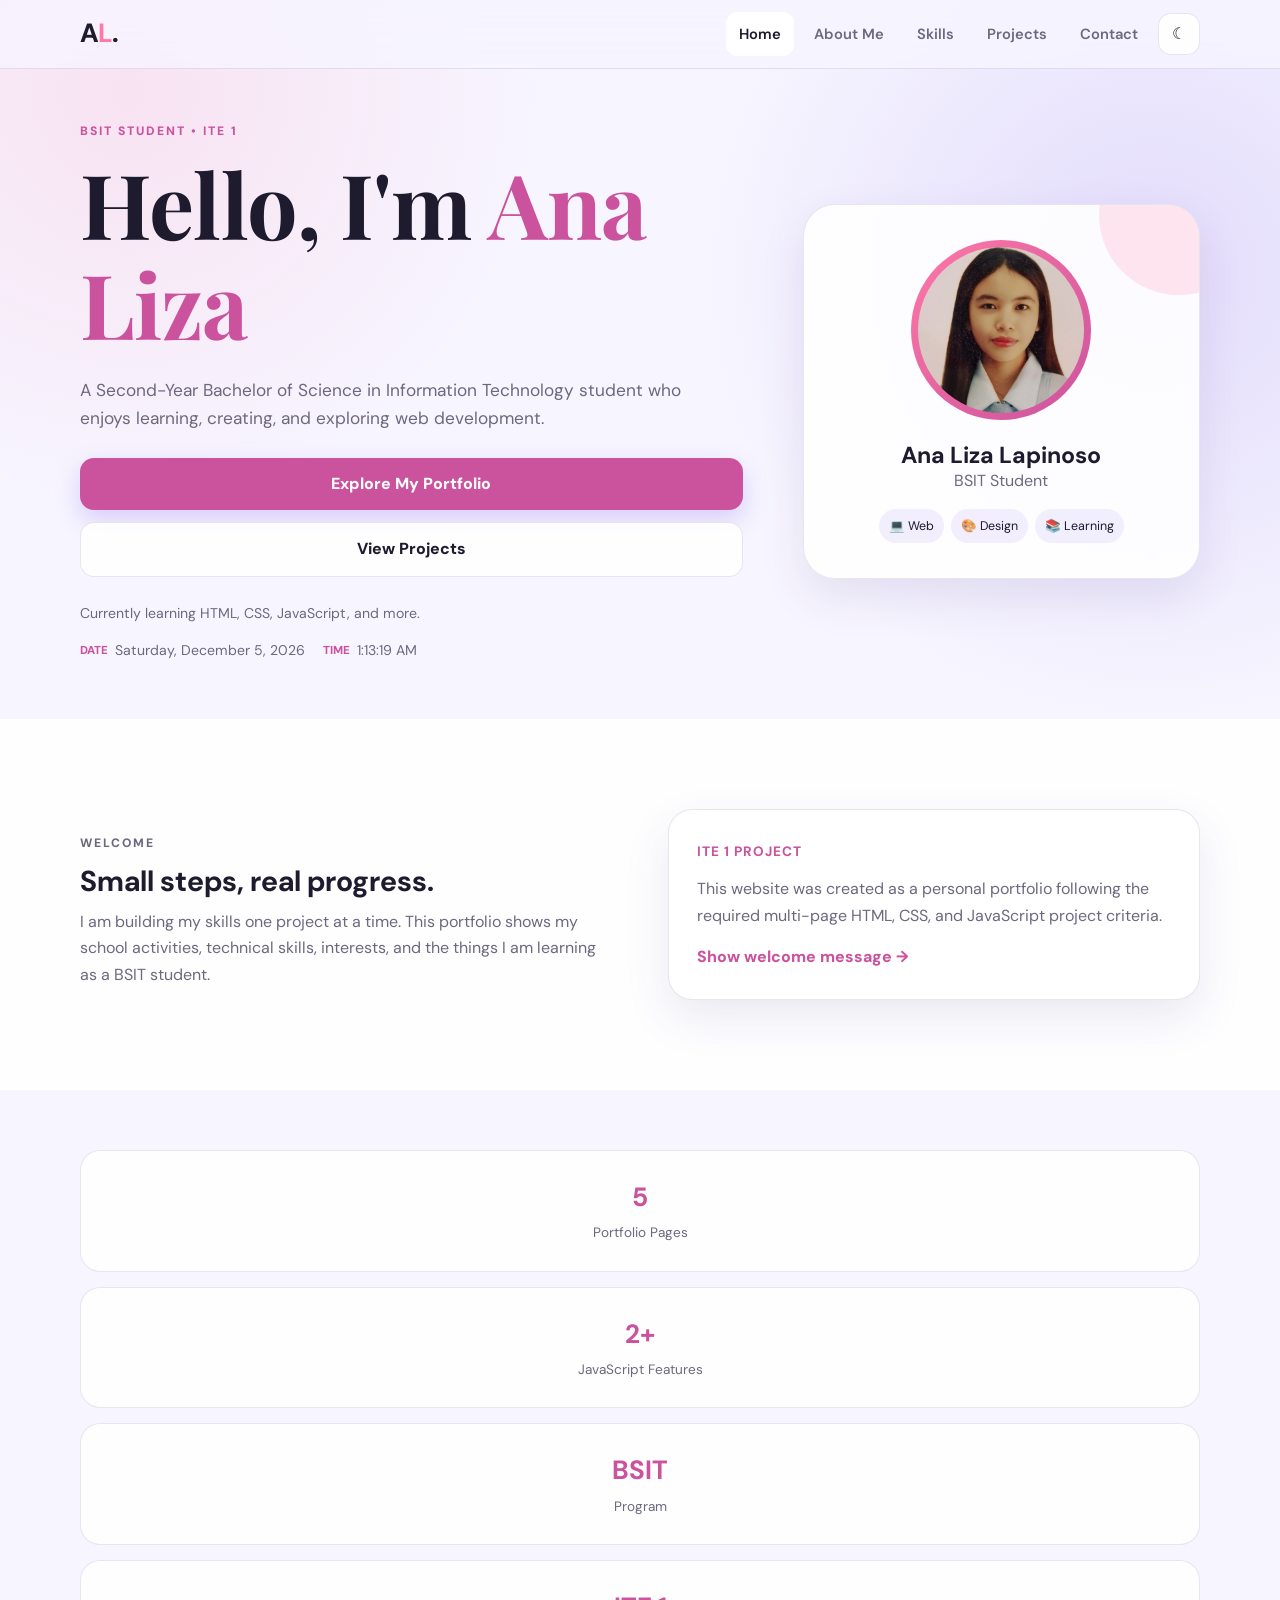
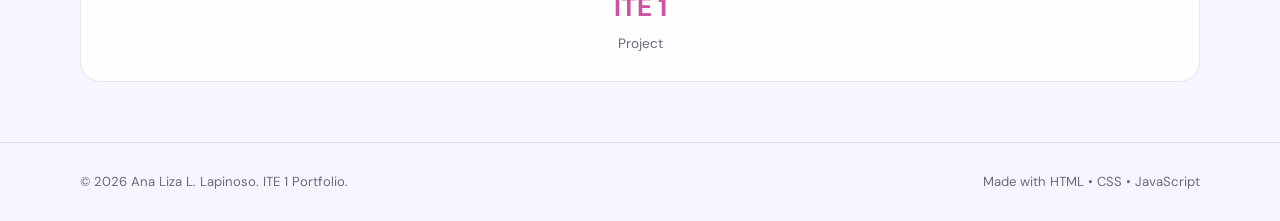
<file: index.html>
<!DOCTYPE html>
<html lang="en">
<head>
    <meta charset="UTF-8">
    <meta name="viewport" content="width=device-width, initial-scale=1.0">
    <meta name="description" content="Ana Liza's BSIT student portfolio for ITE 1.">
    <title>Ana Liza | BSIT Portfolio</title>
    <link rel="stylesheet" href="style.css">
</head>
<body>
<header class="site-header">
    <nav class="navbar container">
        <a class="logo" href="01-index.html">A<span>L</span>.</a>
        <button class="menu-toggle"
        id="menuToggle">
        ☰
    </button>
        <div class="nav-links">
            <a class="active" href="01-index.html">Home</a>
            <a href="02-about.html">About Me</a>
            <a href="03-skills.html">Skills</a>
            <a href="04-projects.html">Projects</a>
            <a href="05-contact.html">Contact</a>
            <button id="themeToggle" class="theme-btn" title="Toggle dark/light mode">☾</button>
        </div>
    </nav>
</header>

<main>
    <section class="hero container">
        <div class="hero-text">
            <p class="eyebrow">BSIT STUDENT • ITE 1</p>
            <h1>Hello, I'm <span>Ana Liza</span></h1>
            <p class="hero-subtitle">A Second-Year Bachelor of Science in Information Technology student who enjoys learning, creating, and exploring web development.</p>
            <div class="hero-actions">
                <a class="btn primary" href="02-about.html">Explore My Portfolio</a>
                <a class="btn secondary" href="04-projects.html">View Projects</a>
            </div>
            <p class="mini-note">Currently learning HTML, CSS, JavaScript, and more.</p>
            <div class="current-datetime" aria-label="Current date and time">
                <span class="datetime-item">
                    <span class="datetime-label">Date</span>
                    <time id="currentDate"></time>
                </span>
                <span class="datetime-item">
                    <span class="datetime-label">Time</span>
                    <time id="currentTime"></time>
                </span>
            </div>
        </div>

        <div class="profile-card">
            <div class="profile-ring">
                <img src="fe481cb0-2c4e-46b7-9b0f-e23e8c435175.jpg" alt="Ana Liza's profile photo"
                     onerror="this.style.display='none'; this.nextElementSibling.style.display='grid';">
                <div class="avatar-fallback">AL</div>
            </div>
            <h2>Ana Liza Lapinoso</h2>
            <p>BSIT Student</p>
            <div class="quick-tags">
                <span>💻 Web</span>
                <span>🎨 Design</span>
                <span>📚 Learning</span>
            </div>
        </div>
    </section>

    <section class="intro-section">
        <div class="container two-column">
            <div>
                <p class="eyebrow">WELCOME</p>
                <h2>Small steps, real progress.</h2>
                <p>I am building my skills one project at a time. This portfolio shows my school activities, technical skills, interests, and the things I am learning as a BSIT student.</p>
            </div>
            <div class="info-box">
                <strong>ITE 1 PROJECT</strong>
                <p>This website was created as a personal portfolio following the required multi-page HTML, CSS, and JavaScript project criteria.</p>
                <button class="text-btn" id="welcomeBtn">Show welcome message →</button>
            </div>
        </div>
    </section>

    <section class="stats container">
        <div class="stat-card"><strong>5</strong><span>Portfolio Pages</span></div>
        <div class="stat-card"><strong>2+</strong><span>JavaScript Features</span></div>
        <div class="stat-card"><strong>BSIT</strong><span>Program</span></div>
        <div class="stat-card"><strong>ITE 1</strong><span>Project</span></div>
    </section>
</main>

<footer class="footer">
    <div class="container footer-inner">
        <p>© <span id="year"></span> Ana Liza L. Lapinoso. ITE 1 Portfolio.</p>
        <p>Made with HTML • CSS • JavaScript</p>
    </div>
</footer>

<button id="backTop" class="back-top" aria-label="Back to top">↑</button>
<div id="toast" class="toast"></div>
<script src="07-script.js"></script>
</body>
</html>
</file>
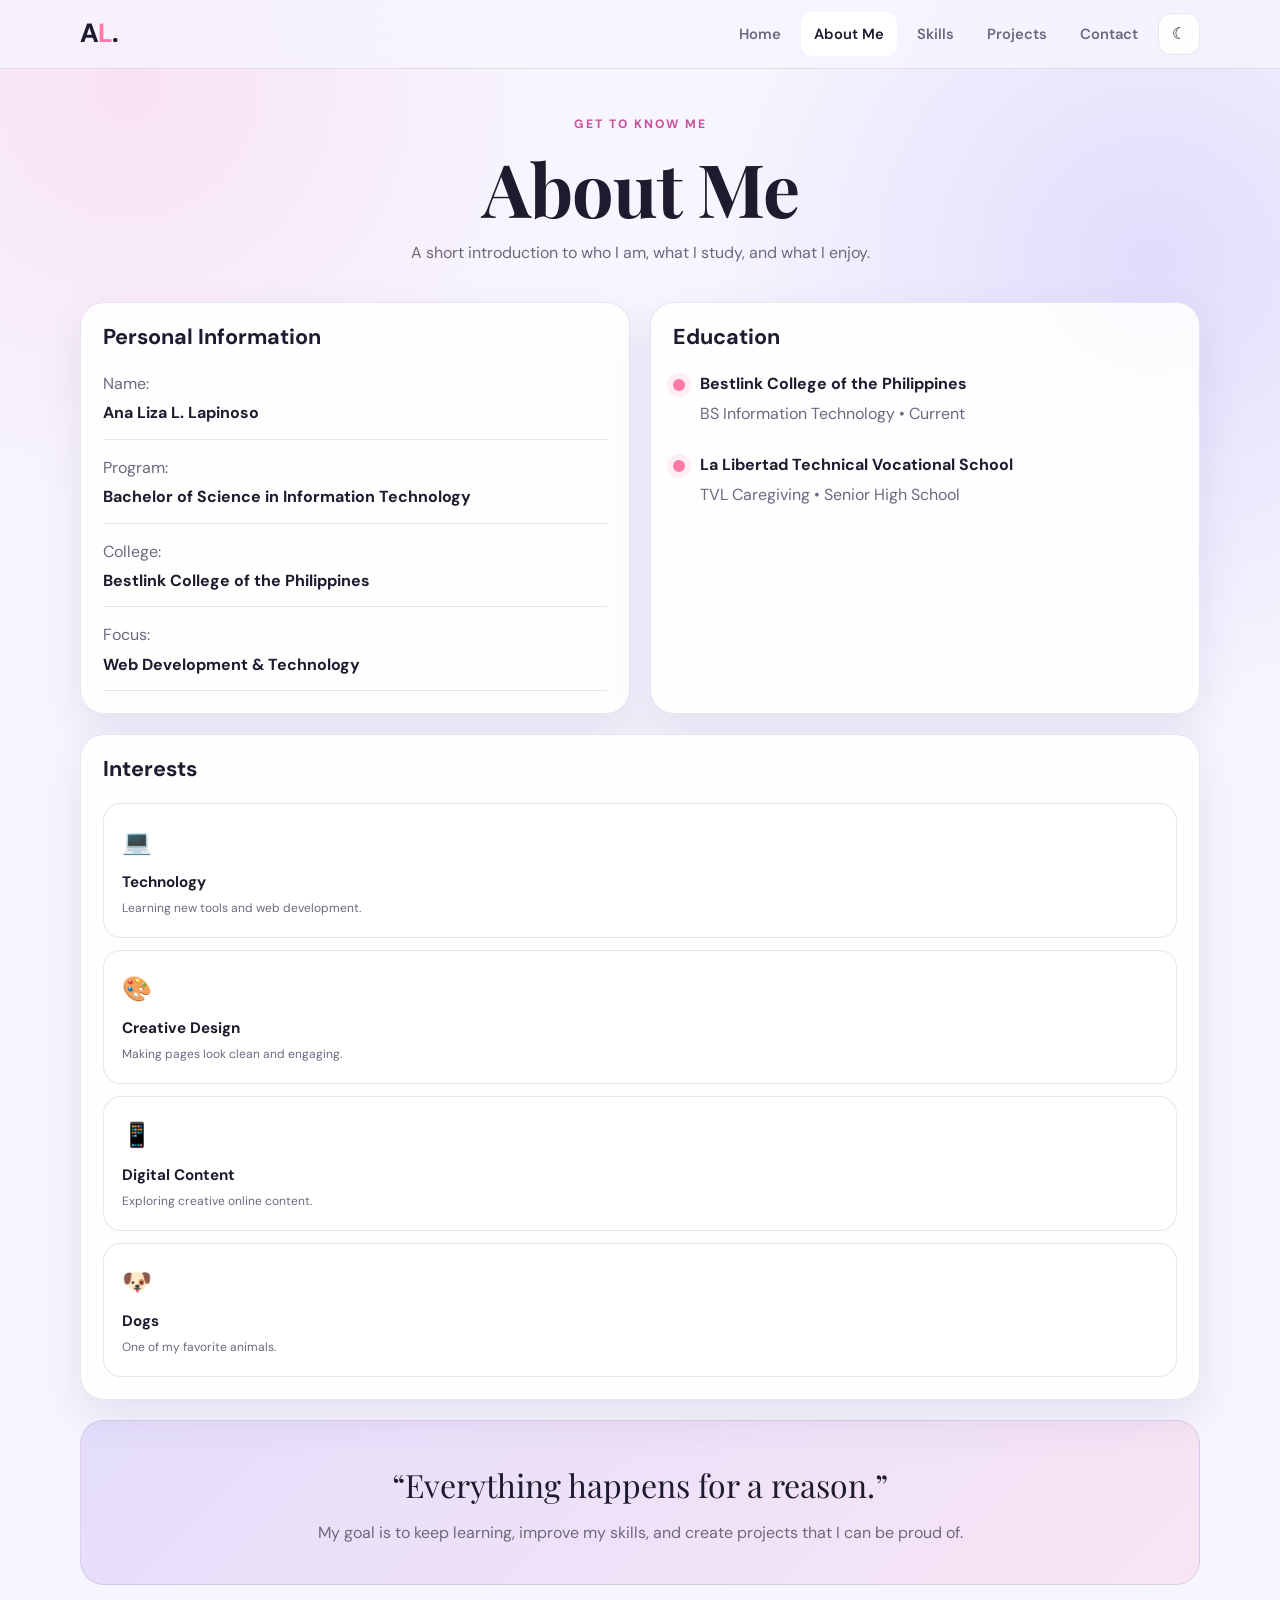
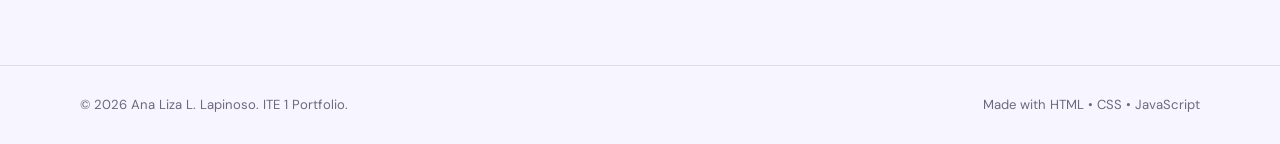
<file: 02-about.html>
<!DOCTYPE html>
<html lang="en">
<head>
    <meta charset="UTF-8">
    <meta name="viewport" content="width=device-width, initial-scale=1.0">
    <meta name="description" content="About Ana Liza - BSIT student portfolio.">
    <title>About Me | Ana Liza</title>
    <link rel="stylesheet" href="style.css">
</head>
<body>
<header class="site-header">
    <nav class="navbar container">
        <a class="logo" href="01-index.html">A<span>L</span>.</a>
        <button class="menu-toggle" aria-label="Open menu">☰</button>
        <div class="nav-links">
            <a href="01-index.html">Home</a>
            <a class="active" href="02-about.html">About Me</a>
            <a href="03-skills.html">Skills</a>
            <a href="04-projects.html">Projects</a>
            <a href="05-contact.html">Contact</a>
            <button id="themeToggle" class="theme-btn" title="Toggle dark/light mode">☾</button>
        </div>
    </nav>
</header>

<main class="page-main">
    <section class="page-heading container">
        <p class="eyebrow">GET TO KNOW ME</p>
        <h1>About Me</h1>
        <p>A short introduction to who I am, what I study, and what I enjoy.</p>
    </section>

    <section class="container content-grid">
        <article class="glass-card">
            <h2>Personal Information</h2>
            <div class="detail-list">
                <div><span>Name: </span><strong>Ana Liza L. Lapinoso</strong></div>
                <div><span>Program: </span><strong>Bachelor of Science in Information Technology</strong></div>
                <div><span>College: </span><strong>Bestlink College of the Philippines</strong></div>
                <div><span>Focus: </span><strong>Web Development & Technology</strong></div>
            </div>
        </article>

        <article class="glass-card">
            <h2>Education</h2>
            <div class="timeline">
                <div class="timeline-item">
                    <span class="timeline-dot"></span>
                    <div>
                        <strong>Bestlink College of the Philippines</strong>
                        <p>BS Information Technology • Current</p>
                    </div>
                </div>
                <div class="timeline-item">
                    <span class="timeline-dot"></span>
                    <div>
                        <strong>La Libertad Technical Vocational School</strong>
                        <p>TVL Caregiving • Senior High School</p>
                    </div>
                </div>
            </div>
        </article>

        <article class="glass-card full">
            <h2>Interests</h2>
            <div class="interest-grid">
                <div class="interest">💻 <strong>Technology</strong><small>Learning new tools and web development.</small></div>
                <div class="interest">🎨 <strong>Creative Design</strong><small>Making pages look clean and engaging.</small></div>
                <div class="interest">📱 <strong>Digital Content</strong><small>Exploring creative online content.</small></div>
                <div class="interest">🐶 <strong>Dogs</strong><small>One of my favorite animals.</small></div>
            </div>
        </article>

        <article class="quote-card full">
            <p class="quote">“Everything happens for a reason.”</p>
            <p>My goal is to keep learning, improve my skills, and create projects that I can be proud of.</p>
        </article>
    </section>
</main>

<footer class="footer">
    <div class="container footer-inner">
        <p>© <span id="year"></span> Ana Liza L. Lapinoso. ITE 1 Portfolio.</p>
        <p>Made with HTML • CSS • JavaScript</p>
    </div>
</footer>
<button id="backTop" class="back-top" aria-label="Back to top">↑</button>
<script src="07-script.js"></script>
</body>
</html>
</file>
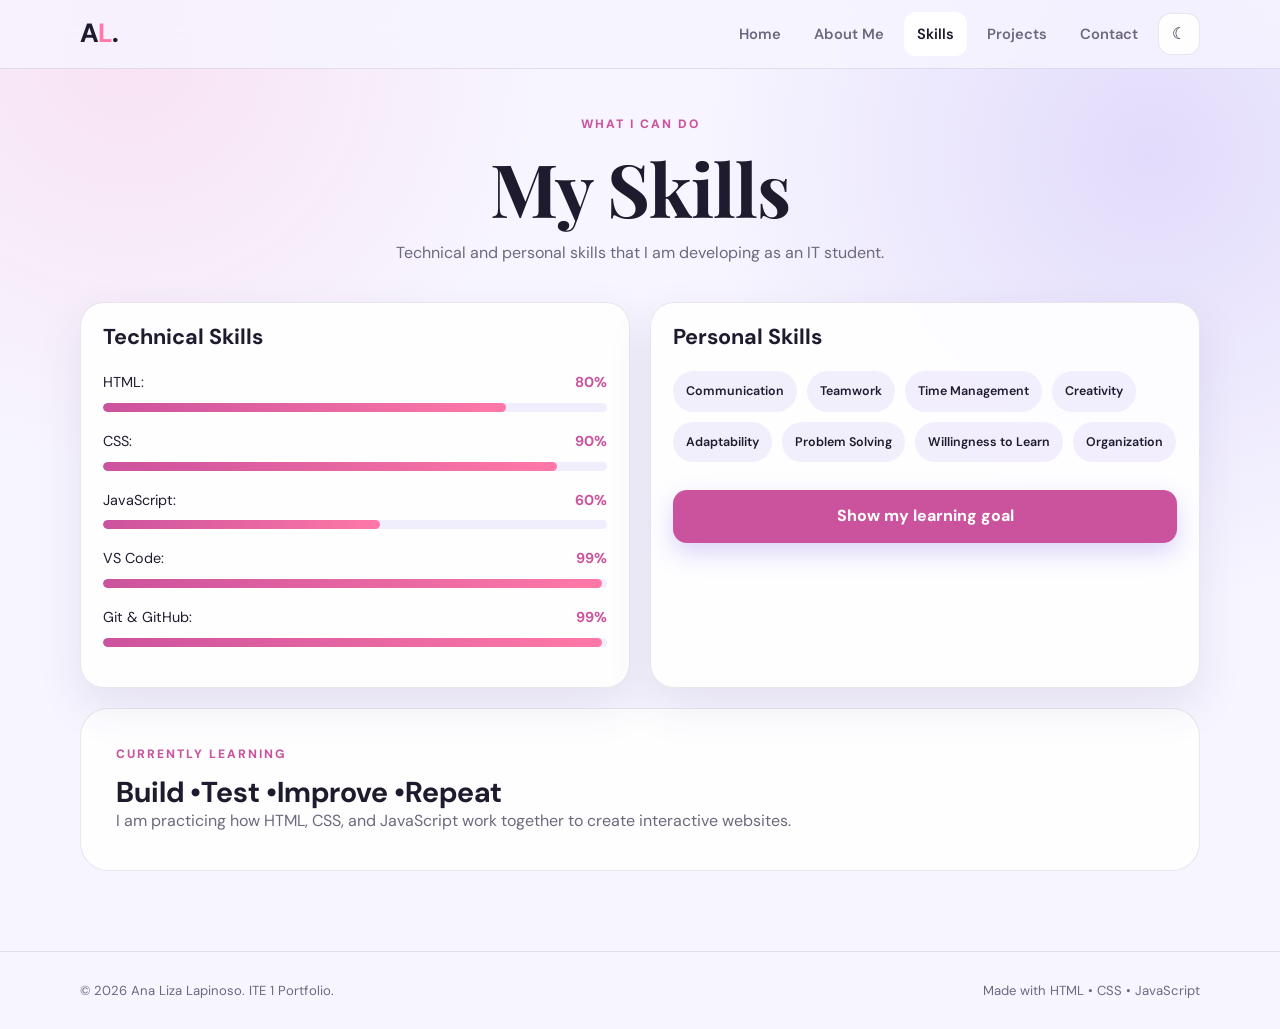
<file: 03-skills.html>
<!DOCTYPE html>
<html lang="en">
<head>
    <meta charset="UTF-8">
    <meta name="viewport" content="width=device-width, initial-scale=1.0">
    <title>Skills | Ana Liza</title>
    <link rel="stylesheet" href="style.css">
</head>
<body>
<header class="site-header">
    <nav class="navbar container">
        <a class="logo" href="01-index.html">A<span>L</span>.</a>
        <button class="menu-toggle" aria-label="Open menu">☰</button>
        <div class="nav-links">
            <a href="01-index.html">Home</a>
            <a href="02-about.html">About Me</a>
            <a class="active" href="03-skills.html">Skills</a>
            <a href="04-projects.html">Projects</a>
            <a href="05-contact.html">Contact</a>
            <button id="themeToggle" class="theme-btn" title="Toggle dark/light mode">☾</button>
        </div>
    </nav>
</header>

<main class="page-main">
    <section class="page-heading container">
        <p class="eyebrow">WHAT I CAN DO</p>
        <h1>My Skills</h1>
        <p>Technical and personal skills that I am developing as an IT student.</p>
    </section>

    <section class="container skills-layout">
        <article class="glass-card">
            <h2>Technical Skills</h2>
            <div class="skill">
                <div><span>HTML:</span><b>80%</b></div><div class="progress"><i style="width:80%"></i></div>
            </div>
            <div class="skill">
                <div><span>CSS:</span><b>90%</b></div><div class="progress"><i style="width:90%"></i></div>
            </div>
            <div class="skill">
                <div><span>JavaScript:</span><b>60%</b></div><div class="progress"><i style="width:55%"></i></div>
            </div>
            <div class="skill">
                <div><span>VS Code:</span><b>99%</b></div><div class="progress"><i style="width:99%"></i></div>
            </div>
            <div class="skill">
                <div><span>Git & GitHub:</span><b>99%</b></div><div class="progress"><i style="width:99%"></i></div>
            </div>
        </article>

        <article class="glass-card">
            <h2>Personal Skills</h2>
            <div class="chip-list">
                <span>Communication</span><span>Teamwork</span><span>Time Management</span>
                <span>Creativity</span><span>Adaptability</span><span>Problem Solving</span>
                <span>Willingness to Learn</span><span>Organization</span>
            </div>
            <button class="btn primary full-btn" id="skillsBtn">Show my learning goal</button>
            <p id="skillMessage" class="hidden-message">My goal is to become more confident in coding and build useful, responsive websites.</p>
        </article>
    </section>

    <section class="container learning-banner">
        <div>
            <p class="eyebrow">CURRENTLY LEARNING</p>
            <h2>Build •Test •Improve •Repeat</h2>
            <p>I am practicing how HTML, CSS, and JavaScript work together to create interactive websites.</p>
        </div>
        <div class="code-symbol">&lt;/&gt;</div>
    </section>
</main>

<footer class="footer">
    <div class="container footer-inner">
        <p>© <span id="year"></span> Ana Liza Lapinoso. ITE 1 Portfolio.</p>
        <p>Made with HTML • CSS • JavaScript</p>
    </div>
</footer>
<button id="backTop" class="back-top" aria-label="Back to top">↑</button>
<script src="07-script.js"></script>
</body>
</html>
</file>
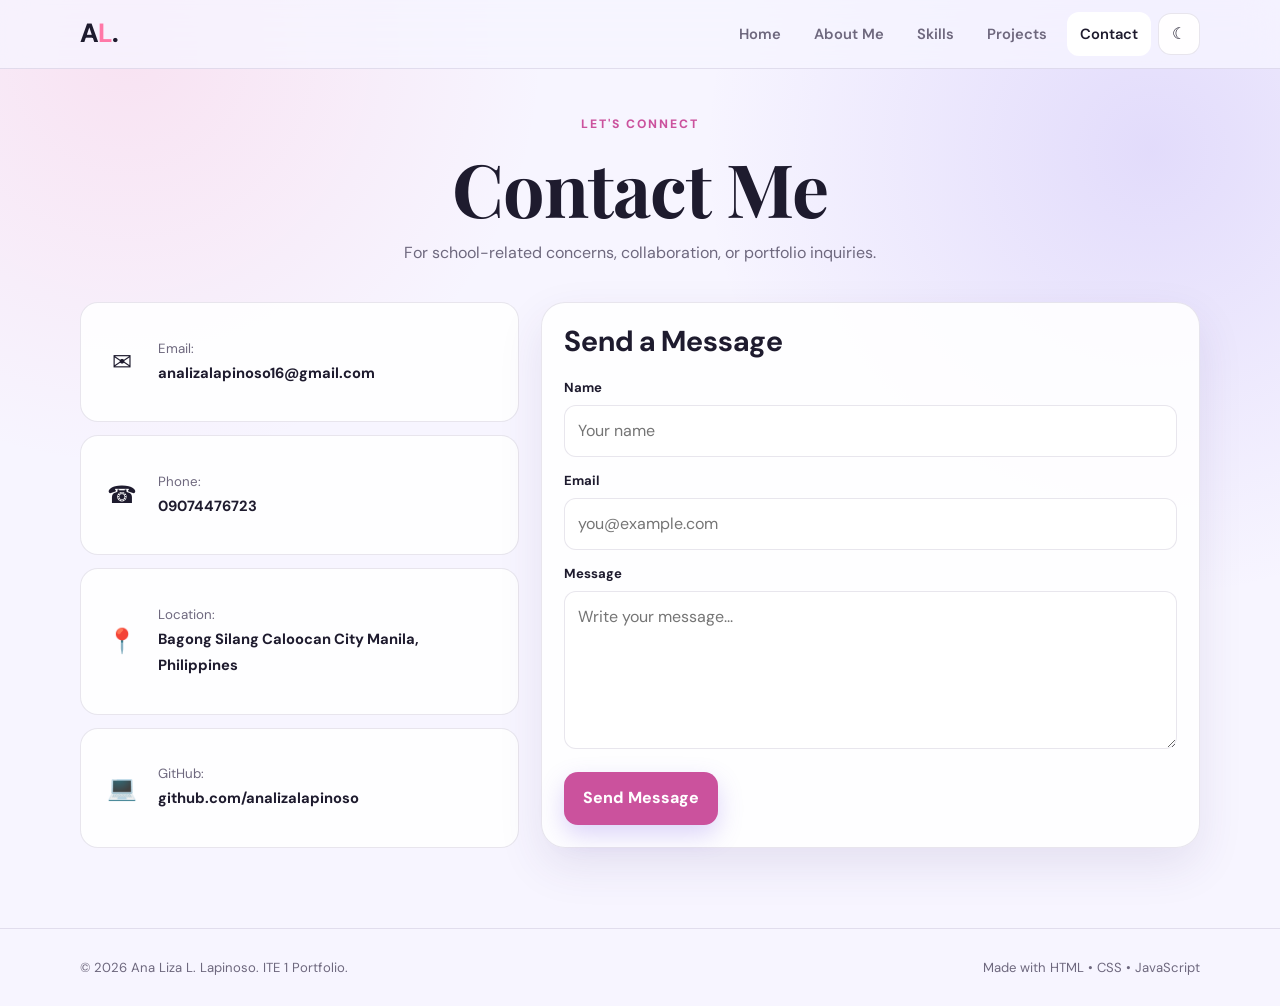
<file: 05-contact.html>
<!DOCTYPE html>
<html lang="en">
<head>
    <meta charset="UTF-8">
    <meta name="viewport" content="width=device-width, initial-scale=1.0">
    <title>Contact | Ana Liza</title>
    <link rel="stylesheet" href="style.css">
</head>
<body>
<header class="site-header">
    <nav class="navbar container">
        <a class="logo" href="01-index.html">A<span>L</span>.</a>
        <button class="menu-toggle" aria-label="Open menu">☰</button>
        <div class="nav-links">
            <a href="01-index.html">Home</a>
            <a href="02-about.html">About Me</a>
            <a href="03-skills.html">Skills</a>
            <a href="04-projects.html">Projects</a>
            <a class="active" href="05-contact.html">Contact</a>
            <button id="themeToggle" class="theme-btn" title="Toggle dark/light mode">☾</button>
        </div>
    </nav>
</header>

<main class="page-main">
    <section class="page-heading container">
        <p class="eyebrow">LET'S CONNECT</p>
        <h1>Contact Me</h1>
        <p>For school-related concerns, collaboration, or portfolio inquiries.</p>
    </section>

    <section class="container contact-grid">
        <div class="contact-info">
            <div class="contact-item"><span>✉</span><div><small>Email: </small><strong>analizalapinoso16@gmail.com</strong></div></div>
            <div class="contact-item"><span>☎</span><div><small>Phone: </small><strong>09074476723</strong></div></div>
            <div class="contact-item"><span>📍</span><div><small>Location: </small><strong> Bagong Silang Caloocan City Manila, Philippines</strong></div></div>
            <div class="contact-item"><span>💻</span><div><small>GitHub: </small><strong>github.com/analizalapinoso</strong></div></div>
        </div>

        <form class="contact-form" id="contactForm">
            <h2>Send a Message</h2>
            <label for="name:">Name</label>
            <input id="name:" type="text" placeholder="Your name" required>
            <label for="email:">Email</label>
            <input id="email:" type="email" placeholder="you@example.com" required>
            <label for="message:">Message</label>
            <textarea id="message:" rows="5" placeholder="Write your message..." required></textarea>
            <button class="btn primary" type="submit">Send Message</button>
        
        </form>
    </section>
</main>

<footer class="footer">
    <div class="container footer-inner">
        <p>© <span id="year"></span> Ana Liza L. Lapinoso. ITE 1 Portfolio.</p>
        <p>Made with HTML • CSS • JavaScript</p>
    </div>
</footer>
<button id="backTop" class="back-top" aria-label="Back to top">↑</button>
<script src="07-script.js"></script>
</body>
</html>
</file>
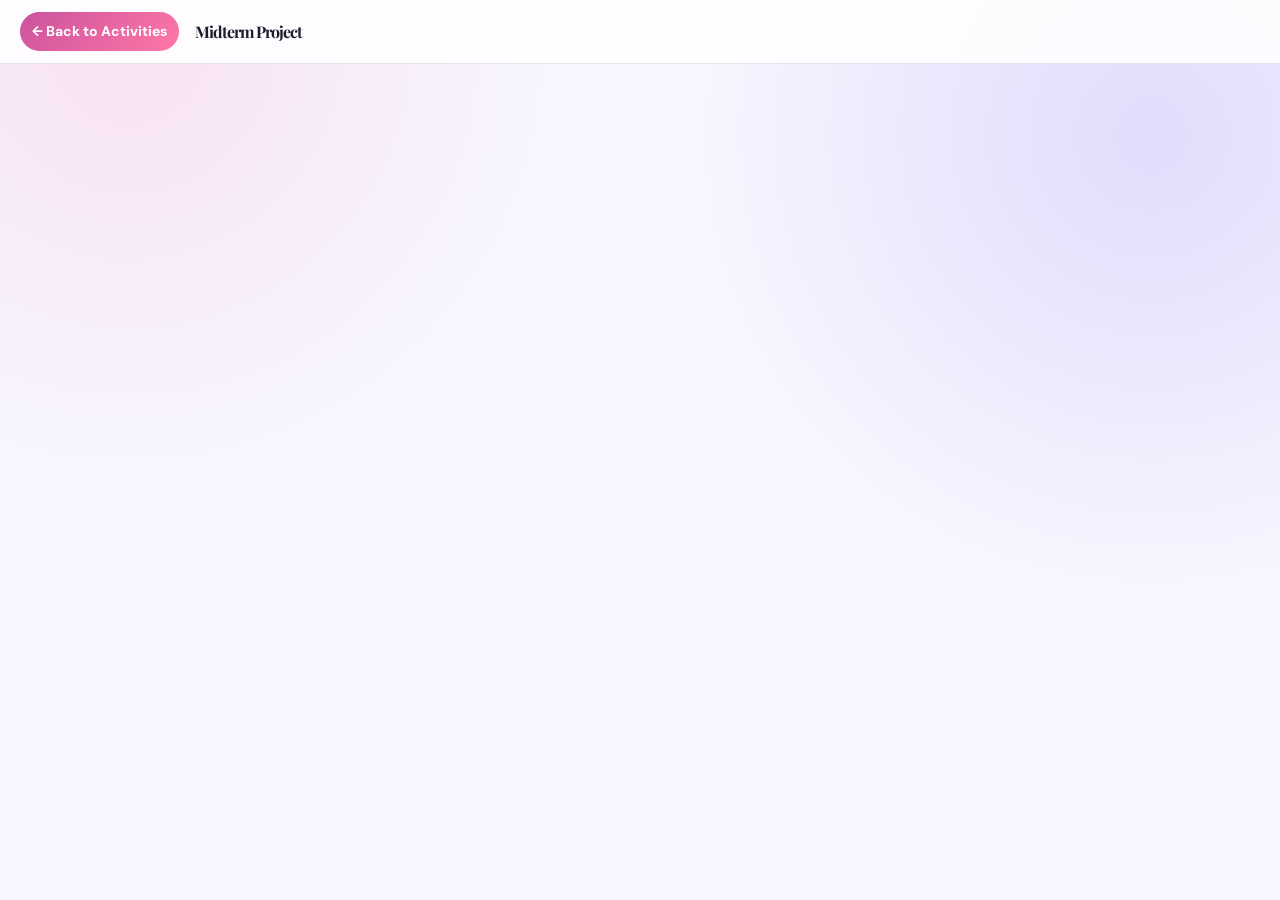
<file: midterm.html>
<!DOCTYPE html>
<html lang="en">

<head>
    <meta charset="UTF-8">
    <meta name="viewport" content="width=device-width, initial-scale=1.0">

    <title>Midterm Activity | Ana Liza</title>

    <link rel="stylesheet" href="style.css">

    <style>
        body {
            margin: 0;
        }

        .midterm-page {
            display: grid;
            grid-template-rows: 64px minmax(0, 1fr);
            width: 100%;
            height: 100vh;
            height: 100dvh;
        }

        .project-toolbar {
            display: flex;
            align-items: center;
            gap: 16px;
            padding: 0 20px;
            background: var(--surface);
            border-bottom: 1px solid var(--border);
        }

        .project-back {
            display: inline-flex;
            align-items: center;
            gap: 6px;
            padding: 8px 12px;
            border-radius: 50px;
            background: linear-gradient(135deg, var(--primary), var(--accent));
            color: white;
            text-decoration: none;
            font-size: 14px;
            font-weight: 700;
            white-space: nowrap;
        }

        .project-title {
            margin: 0;
            font-size: 16px;
        }

        .project-frame {
            display: block;
            width: 100%;
            height: 100%;
            border: 0;
        }
    </style>
</head>


<body>

    <main class="midterm-page">
        <header class="project-toolbar">
            <a class="project-back" href="04-projects.html">
                &larr; Back to Activities
            </a>
            <h1 class="project-title">Midterm Project</h1>
        </header>

        <iframe
            class="project-frame"
            src="https://analizalapinoso16-liza.github.io/ateliz/"
            title="Full Midterm Project"
        ></iframe>
    </main>

</body>

</html>
</file>
<file: style.css>
@import url('https://fonts.googleapis.com/css2?family=DM+Sans:wght@400;500;600;700&family=Playfair+Display:wght@600;700&display=swap');

/* =========================
   BASIC SETTINGS
========================= */

:root {
    --bg: #f7f5ff;
    --surface: rgba(255, 255, 255, 0.88);
    --surface-solid: #ffffff;
    --text: #1e1b2e;
    --muted: #6e687e;

    --primary: hsl(323, 54%, 56%);
    --primary-dark: #ce83bc;
    --accent: #ff78a7;

    --border: rgba(50, 35, 90, 0.11);
    --shadow: 0 18px 45px rgba(69, 48, 120, 0.10);

    --radius: 24px;
}

/* DARK MODE */

body.dark {
    --bg: #12111a;
    --surface: rgba(30, 28, 43, 0.92);
    --surface-solid: #1e1c2b;
    --text: #f6f2ff;
    --muted: #b7b0c7;

    --border: rgba(255, 255, 255, 0.10);
    --shadow: 0 18px 45px rgba(0, 0, 0, 0.28);
}


/* =========================
   RESET
========================= */

* {
    box-sizing: border-box;
    margin: 0;
    padding: 0;
}

html {
    scroll-behavior: smooth;
}

body {
    font-family: 'DM Sans', sans-serif;
    color: var(--text);

    background:
        radial-gradient(
            circle at 10% 5%,
            rgba(255, 120, 167, 0.15),
            transparent 26rem
        ),
        radial-gradient(
            circle at 90% 15%,
            rgba(118, 87, 232, 0.16),
            transparent 28rem
        ),
        var(--bg);

    min-height: 100vh;
    line-height: 1.65;

    transition: background 0.25s ease,
                color 0.25s ease;
}

a {
    color: inherit;
    text-decoration: none;
}

button,
input,
textarea {
    font: inherit;
}


/* =========================
   CONTAINER
========================= */

.container {
    width: min(1120px, 92%);
    margin: auto;
}


/* =========================
   HEADER / NAVIGATION
========================= */

.site-header {
    position: sticky;
    top: 0;
    z-index: 50;

    background: rgba(247, 245, 255, 0.78);

    backdrop-filter: blur(16px);

    border-bottom: 1px solid var(--border);
}

body.dark .site-header {
    background: rgba(18, 17, 26, 0.78);
}

.navbar {
    min-height: 76px;

    display: flex;
    align-items: center;
    justify-content: space-between;

    gap: 20px;
}


/* LOGO */

.logo {
    font-size: 1.65rem;
    font-weight: 800;
    letter-spacing: -1px;
}

.logo span {
    color: var(--accent);
}


/* NAV LINKS */

.nav-links {
    display: flex;
    align-items: center;
    gap: 7px;
}

.nav-links a {
    padding: 10px 13px;

    border-radius: 12px;

    color: var(--muted);

    font-weight: 600;
    font-size: 0.92rem;

    transition: 0.2s;
}

.nav-links a:hover,
.nav-links a.active {
    color: var(--text);
    background: var(--surface-solid);
}


/* DARK MODE BUTTON */

.theme-btn,
.menu-toggle {
    border: 1px solid var(--border);

    background: var(--surface);

    color: var(--text);

    width: 42px;
    height: 42px;

    border-radius: 13px;

    cursor: pointer;

    transition: 0.2s;
}

.theme-btn:hover,
.menu-toggle:hover {
    transform: translateY(-2px);
}


/* MOBILE MENU BUTTON */

.menu-toggle {
    display: none;

    font-size: 1.25rem;
}


/* =========================
   GENERAL TEXT
========================= */

.eyebrow {
    font-size: 0.76rem;

    font-weight: 800;

    letter-spacing: 2px;

    color: var(--primary);

    margin-bottom: 12px;
}

h1,
h2 {
    line-height: 1.12;
}

h1 {
    font-family: 'Playfair Display', serif;

    font-size: clamp(3.2rem, 7vw, 5.8rem);

    letter-spacing: -2px;
}

h1 span {
    color: var(--primary);
}

h2 {
    font-size: 1.8rem;
}


/* =========================
   HOME HERO
========================= */

.hero {
    min-height: 650px;

    display: grid;

    grid-template-columns: 1.25fr 0.75fr;

    align-items: center;

    gap: 60px;

    padding-top: 70px;
    padding-bottom: 70px;
}

.hero-subtitle {
    max-width: 650px;

    color: var(--muted);

    font-size: 1.08rem;

    margin: 22px 0;
}

.hero-actions {
    display: flex;

    flex-wrap: wrap;

    gap: 12px;

    margin: 25px 0;
}

.mini-note {
    color: var(--muted);

    font-size: 0.88rem;
}

.current-datetime {
    display: flex;
    flex-wrap: wrap;
    gap: 8px 18px;
    margin-top: 14px;
    color: var(--muted);
    font-size: 0.88rem;
}

.datetime-item {
    display: inline-flex;
    align-items: center;
    gap: 7px;
}

.datetime-label {
    color: var(--primary);
    font-size: 0.72rem;
    font-weight: 800;
    text-transform: uppercase;
}


/* =========================
   BUTTONS
========================= */

.btn {
    display: inline-flex;

    align-items: center;
    justify-content: center;

    border: 0;

    border-radius: 14px;

    padding: 13px 19px;

    font-weight: 800;

    cursor: pointer;

    transition: 0.2s;
}

.btn:hover {
    transform: translateY(-2px);
}

.btn.primary {
    background: var(--primary);

    color: #ffffff;

    box-shadow:
        0 10px 24px rgba(118, 87, 232, 0.25);
}

.btn.primary:hover {
    background: var(--primary-dark);
}

.btn.secondary {
    border: 1px solid var(--border);

    background: var(--surface);

    color: var(--text);
}


/* =========================
   PROFILE CARD
========================= */

.profile-card {
    background: var(--surface);

    border: 1px solid var(--border);

    box-shadow: var(--shadow);

    border-radius: 32px;

    padding: 35px;

    text-align: center;

    position: relative;

    overflow: hidden;
}

.profile-card::before {
    content: "";

    position: absolute;

    width: 160px;
    height: 160px;

    border-radius: 50%;

    background: rgba(255, 120, 167, 0.18);

    top: -70px;
    right: -60px;
}


/* PROFILE PHOTO */

.profile-ring {
    width: 220px;
    height: 220px;

    margin: 0 auto 22px;

    border-radius: 50%;

    padding: 7px;

    background:
        linear-gradient(
            135deg,
            var(--accent),
            var(--primary)
        );

    position: relative;
}

.profile-ring img,
.avatar-fallback {
    width: 100%;
    height: 100%;

    border-radius: 50%;

    object-fit: cover;

    background: var(--surface-solid);
}

.avatar-fallback {
    display: none;

    place-items: center;

    font-size: 3.2rem;

    font-weight: 800;

    color: var(--primary);
}

.profile-card h2 {
    font-size: 1.45rem;
}

.profile-card p {
    color: var(--muted);
}


/* PROFILE TAGS */

.quick-tags {
    display: flex;

    justify-content: center;

    gap: 7px;

    flex-wrap: wrap;

    margin-top: 15px;
}

.quick-tags span,
.chip-list span {
    padding: 7px 10px;

    border-radius: 999px;

    background: rgba(118, 87, 232, 0.09);

    font-size: 0.78rem;
}


/* =========================
   INTRO SECTION
========================= */

.intro-section {
    padding: 90px 0;

    background: var(--surface);
}

.two-column {
    display: grid;

    grid-template-columns: 1fr 1fr;

    gap: 55px;

    align-items: center;
}

.two-column p {
    color: var(--muted);

    margin-top: 12px;
}


/* INFO BOX */

.info-box {
    border: 1px solid var(--border);

    background: var(--surface-solid);

    padding: 28px;

    border-radius: var(--radius);

    box-shadow: var(--shadow);
}

.info-box strong {
    color: var(--primary);

    font-size: 0.85rem;

    letter-spacing: 1px;
}

.text-btn {
    border: 0;

    background: none;

    color: var(--primary);

    font-weight: 800;

    cursor: pointer;

    margin-top: 15px;
}


/* =========================
   STATS
========================= */

.stats {
    display: grid;

    grid-template-columns: repeat(4, 1fr);

    gap: 15px;

    padding: 60px 0;
}

.stat-card {
    padding: 25px;

    border: 1px solid var(--border);

    border-radius: 20px;

    background: var(--surface);

    text-align: center;
}

.stat-card strong {
    display: block;

    font-size: 1.65rem;

    color: var(--primary);
}

.stat-card span {
    color: var(--muted);

    font-size: 0.85rem;
}


/* =========================
   FOOTER
========================= */

.footer {
    border-top: 1px solid var(--border);

    padding: 28px 0;

    color: var(--muted);

    font-size: 0.82rem;
}

.footer-inner {
    display: flex;

    justify-content: space-between;

    gap: 15px;

    flex-wrap: wrap;
}


/* =========================
   OTHER PAGES
========================= */

.page-main {
    padding: 65px 0 80px;
}

.page-heading {
    text-align: center;

    margin-bottom: 50px;
}

.page-heading h1 {
    font-size: clamp(2.7rem, 6vw, 4.6rem);
}

.page-heading > p:last-child {
    color: var(--muted);

    max-width: 650px;

    margin: 12px auto 0;
}


/* =========================
   GLASS CARDS
========================= */

.content-grid {
    display: grid;

    grid-template-columns: 1fr 1fr;

    gap: 20px;
}

.glass-card {
    background: var(--surface);

    border: 1px solid var(--border);

    border-radius: var(--radius);

    padding: 30px;

    box-shadow: var(--shadow);
}

.glass-card.full {
    grid-column: 1 / -1;
}

.glass-card h2 {
    margin-bottom: 22px;

    font-size: 1.35rem;
}


/* =========================
   PERSONAL INFORMATION
========================= */

.detail-list {
    display: grid;

    gap: 15px;
}

.detail-list div {
    display: flex;

    justify-content: space-between;

    gap: 20px;

    border-bottom: 1px solid var(--border);

    padding-bottom: 12px;
}

.detail-list span {
    color: var(--muted);
}


/* =========================
   TIMELINE
========================= */

.timeline {
    display: grid;

    gap: 24px;
}

.timeline-item {
    display: flex;

    gap: 15px;
}

.timeline-dot {
    width: 12px;
    height: 12px;

    background: var(--accent);

    border-radius: 50%;

    margin-top: 8px;

    box-shadow:
        0 0 0 6px rgba(255, 120, 167, 0.12);

    flex: 0 0 auto;
}

.timeline-item p {
    color: var(--muted);

    margin-top: 4px;
}


/* =========================
   INTERESTS
========================= */

.interest-grid {
    display: grid;

    grid-template-columns: repeat(4, 1fr);

    gap: 12px;
}

.interest {
    padding: 18px;

    border: 1px solid var(--border);

    border-radius: 18px;

    background: var(--surface-solid);

    font-size: 1.5rem;

    transition: 0.2s;
}

.interest:hover {
    transform: translateY(-4px);

    border-color: var(--primary);
}

.interest strong {
    display: block;

    font-size: 0.95rem;

    margin-top: 8px;
}

.interest small {
    display: block;

    color: var(--muted);

    font-size: 0.75rem;

    margin-top: 4px;
}


/* =========================
   QUOTE
========================= */

.quote-card {
    padding: 38px;

    border-radius: var(--radius);

    background:
        linear-gradient(
            135deg,
            rgba(118, 87, 232, 0.14),
            rgba(255, 120, 167, 0.13)
        );

    border: 1px solid var(--border);

    text-align: center;
}

.quote-card.full {
    grid-column: 1 / -1;
}

.quote-card .quote {
    font-family: 'Playfair Display', serif;

    font-size: 2rem;
}

.quote-card p:last-child {
    color: var(--muted);

    margin-top: 8px;
}


/* =========================
   SKILLS
========================= */

.skills-layout {
    display: grid;

    grid-template-columns: 1fr 1fr;

    gap: 20px;
}

.skill {
    margin: 18px 0;
}

.skill > div:first-child {
    display: flex;

    justify-content: space-between;

    font-size: 0.9rem;
}

.skill b {
    color: var(--primary);
}


/* PROGRESS BAR */

.progress {
    height: 9px;

    background: rgba(118, 87, 232, 0.10);

    border-radius: 99px;

    overflow: hidden;

    margin-top: 8px;
}

.progress i {
    display: block;

    height: 100%;

    border-radius: 99px;

    background:
        linear-gradient(
            90deg,
            var(--primary),
            var(--accent)
        );
}


/* SKILL CHIPS */

.chip-list {
    display: flex;

    flex-wrap: wrap;

    gap: 10px;

    margin-bottom: 28px;
}

.chip-list span {
    padding: 10px 13px;

    font-weight: 600;
}

.full-btn {
    width: 100%;
}


/* SHOW / HIDE MESSAGE */

.hidden-message {
    display: none;

    color: var(--muted);

    margin-top: 16px;

    text-align: center;
}

.hidden-message.show {
    display: block;
}


/* =========================
   LEARNING BANNER
========================= */

.learning-banner {
    margin-top: 20px;

    padding: 35px;

    border-radius: 28px;

    background: var(--surface);

    border: 1px solid var(--border);

    display: flex;

    justify-content: space-between;

    align-items: center;

    gap: 20px;
}

.learning-banner p:last-child {
    color: var(--muted);

    max-width: 700px;
}

.code-symbol {
    font-size: 4rem;

    font-weight: 800;

    color: var(--primary);

    opacity: 0.8;
}


/* =========================
   PROJECTS
========================= */

.project-grid {
    display: grid;

    grid-template-columns: repeat(3, 1fr);

    gap: 18px;
}

.project-card {
    position: relative;

    background: var(--surface);

    border: 1px solid var(--border);

    border-radius: 24px;

    padding: 28px;

    box-shadow: var(--shadow);

    transition: 0.2s;

    min-height: 290px;
}

.project-card:hover {
    transform: translateY(-5px);

    border-color: rgba(118, 87, 232, 0.35);
}

.project-number {
    position: absolute;

    right: 20px;

    top: 18px;

    font-size: 0.75rem;

    color: var(--muted);
}

.project-icon {
    font-size: 2.2rem;

    margin-bottom: 20px;
}

.project-card h2 {
    font-size: 1.3rem;
}

.project-card p {
    color: var(--muted);

    font-size: 0.9rem;

    margin: 12px 0 20px;
}

.project-link {
    color: var(--primary);

    font-weight: 800;

    transition: 0.2s;
}

.project-link:hover {
    color: var(--primary-dark);

    text-decoration: underline;
}

.featured-project {
    border-color: rgba(118, 87, 232, 0.35);
}


/* PROJECT NOTE */

.project-note {
    margin-top: 22px;

    padding: 17px 20px;

    background: rgba(255, 193, 7, 0.10);

    border: 1px solid rgba(255, 193, 7, 0.28);

    border-radius: 15px;

    font-size: 0.88rem;

    color: var(--muted);
}

code {
    background: rgba(118, 87, 232, 0.1);

    padding: 2px 5px;

    border-radius: 5px;
}


/* =========================
   CONTACT
========================= */

.contact-grid {
    display: grid;

    grid-template-columns: 0.8fr 1.2fr;

    gap: 22px;
}

.contact-info {
    display: grid;

    gap: 13px;
}

.contact-item {
    display: flex;

    gap: 15px;

    align-items: center;

    background: var(--surface);

    border: 1px solid var(--border);

    border-radius: 18px;

    padding: 20px;
}

.contact-item > span {
    font-size: 1.5rem;

    width: 42px;

    text-align: center;
}

.contact-item small {
    display: block;

    color: var(--muted);
}

.contact-item strong {
    font-size: 0.92rem;

    overflow-wrap: anywhere;
}


/* CONTACT FORM */

.contact-form {
    background: var(--surface);

    border: 1px solid var(--border);

    border-radius: var(--radius);

    padding: 30px;

    box-shadow: var(--shadow);
}

.contact-form h2 {
    margin-bottom: 20px;
}

.contact-form label {
    display: block;

    font-size: 0.82rem;

    font-weight: 700;

    margin: 13px 0 6px;
}

.contact-form input,
.contact-form textarea {
    width: 100%;

    border: 1px solid var(--border);

    background: var(--surface-solid);

    color: var(--text);

    border-radius: 12px;

    padding: 12px 13px;

    outline: none;

    resize: vertical;
}

.contact-form input:focus,
.contact-form textarea:focus {
    border-color: var(--primary);

    box-shadow:
        0 0 0 3px rgba(118, 87, 232, 0.10);
}

.contact-form .btn {
    margin-top: 15px;
}

.form-note {
    color: var(--muted);

    font-size: 0.76rem;

    margin-top: 10px;
}


/* =========================
   BACK TO TOP
========================= */

.back-top {
    position: fixed;

    right: 20px;

    bottom: 20px;

    width: 45px;
    height: 45px;

    border: 0;

    border-radius: 14px;

    background: var(--primary);

    color: #ffffff;

    font-size: 1.2rem;

    cursor: pointer;

    opacity: 0;

    pointer-events: none;

    transform: translateY(10px);

    transition: 0.2s;

    z-index: 40;
}

.back-top.show {
    opacity: 1;

    pointer-events: auto;

    transform: translateY(0);
}

.back-top:hover {
    background: var(--primary-dark);

    transform: translateY(-3px);
}


/* =========================
   TOAST MESSAGE
========================= */

.toast {
    position: fixed;

    left: 50%;

    bottom: 30px;

    transform: translate(-50%, 20px);

    background: #1e1b2e;

    color: #ffffff;

    padding: 13px 18px;

    border-radius: 13px;

    opacity: 0;

    pointer-events: none;

    transition: 0.25s;

    z-index: 100;

    font-size: 0.88rem;

    text-align: center;

    max-width: 90%;
}

.toast.show {
    opacity: 1;

    transform: translate(-50%, 0);
}


/* =========================
   TABLET
========================= */

@media (max-width: 850px) {

    .nav-links {
        display: none;

        position: absolute;

        left: 4%;
        right: 4%;

        top: 70px;

        flex-direction: column;

        align-items: stretch;

        padding: 12px;

        background: var(--surface-solid);

        border: 1px solid var(--border);

        border-radius: 18px;

        box-shadow: var(--shadow);
    }

    .nav-links.open {
        display: flex;
    }

    .nav-links a {
        text-align: center;
    }

    .menu-toggle {
        display: block;
    }


    /* HOME */

    .hero {
        grid-template-columns: 1fr;

        text-align: center;

        min-height: auto;
    }

    .hero-subtitle {
        margin-left: auto;
        margin-right: auto;
    }

    .hero-actions {
        justify-content: center;
    }

    .profile-card {
        max-width: 430px;

        width: 100%;

        margin: auto;
    }


    /* GENERAL GRIDS */

    .two-column,
    .content-grid,
    .skills-layout,
    .contact-grid {
        grid-template-columns: 1fr;
    }

    .glass-card.full {
        grid-column: auto;
    }


    /* INTERESTS */

    .interest-grid {
        grid-template-columns: 1fr 1fr;
    }


    /* PROJECTS */

    .project-grid {
        grid-template-columns: 1fr 1fr;
    }


    /* STATS */

    .stats {
        grid-template-columns: 1fr 1fr;
    }
}


/* =========================
   MOBILE
========================= */

@media (max-width: 560px) {
}

    .navbar {
        min-height: 68px;
    }

    .hero {
        padding-top: 45px;

        padding-bottom: 50px;
    }

    .profile-ring {
        width: 180px;

        height: 180px;
    }

    .hero-actions .btn {
        width: 100%;
    }


    /* STATS */

    .stats {
        grid-template-columns: 1fr;
    }


    /* PROJECTS */

    .project-grid {
        grid-template-columns: 1fr;
    }


    /* INFORMATION */

    .detail-list div {
        display: block;
    }

    .detail-list strong {
        display: block;

        margin-top: 3px;
    }


    /* INTERESTS */

    .interest-grid {
        grid-template-columns: 1fr;
    }


    /* LEARNING BANNER */

    .learning-banner {
        display: block;
    }

    .code-symbol {
        display: none;
    }


    /* TEXT */

    h1 {
        letter-spacing: -1px;
    }

    .page-main {
        padding-top: 45px;
    }

    .page-heading {
        margin-bottom: 35px;
    }


    /* CONTACT */

    .contact-form,
    .glass-card {
        padding: 22px;
    }

    /* ================================
   ACADEMIC ACTIVITIES
================================ */

.academic-label {
    display: flex;
    align-items: center;
    gap: 10px;
    margin: 25px 0;
    font-size: 0.85rem;
    font-weight: 700;
    color: var(--muted);
}

.academic-label span:first-child {
    background: linear-gradient(135deg, var(--primary), var(--accent));
    color: white;
    padding: 7px 14px;
    border-radius: 999px;
    letter-spacing: 1px;
}

.activity-card {
    overflow: hidden;
    background: var(--surface);
    border: 1px solid var(--border);
    border-radius: var(--radius);
    box-shadow: var(--shadow);
    transition: transform 0.3s ease, box-shadow 0.3s ease;
    backdrop-filter: blur(12px);
}

.activity-card:hover {
    transform: translateY(-8px);
    box-shadow: 0 25px 55px rgba(118, 87, 232, 0.18);
}

.activity-image {
    height: 190px;
    position: relative;
    display: flex;
    align-items: center;
    justify-content: center;
    overflow: hidden;
}

.prelim-image {
    background: linear-gradient(135deg, #c8b6ff, #f7b6d2);
}

.midterm-image {
    background: linear-gradient(135deg, #a8c7ff, #d8b4fe);
}

.finals-image {
    background: linear-gradient(135deg, #ffb6d5, #c8b6ff);
}

.activity-icon {
    font-size: 4.5rem;
    filter: drop-shadow(0 8px 12px rgba(0, 0, 0, 0.12));
    transition: transform 0.3s ease;
}

.activity-card:hover .activity-icon {
    transform: scale(1.12) rotate(-3deg);
}

.period-badge {
    position: absolute;
    top: 15px;
    left: 15px;
    padding: 7px 12px;
    border-radius: 999px;
    background: rgba(255, 255, 255, 0.88);
    color: var(--primary-dark);
    font-size: 0.72rem;
    font-weight: 800;
    letter-spacing: 1px;
    backdrop-filter: blur(8px);
}

.activity-content {
    padding: 25px;
}

.activity-number {
    margin-bottom: 8px;
    color: var(--primary);
    font-size: 0.72rem;
    font-weight: 800;
    letter-spacing: 1px;
}

.activity-content h2 {
    margin-bottom: 10px;
}

.activity-content p:not(.activity-number) {
    color: var(--muted);
    line-height: 1.7;
}

.activity-btn {
    display: inline-flex;
    align-items: center;
    gap: 10px;
    margin-top: 18px;
    padding: 11px 18px;
    border-radius: 999px;
    background: linear-gradient(135deg, var(--primary), var(--accent));
    color: white;
    text-decoration: none;
    font-weight: 700;
    transition: transform 0.25s ease, box-shadow 0.25s ease;
}

.activity-btn span {
    font-size: 1.1rem;
    transition: transform 0.25s ease;
}

.activity-btn:hover {
    transform: translateY(-2px);
    box-shadow: 0 10px 25px rgba(118, 87, 232, 0.25);
}

.activity-btn:hover span {
    transform: translateX(4px);
}

/* Mobile */
@media (max-width: 700px) {

    .activity-image {
        height: 160px;
    }

    .activity-content {
        padding: 20px;
    }

    .activity-icon {
        font-size: 3.8rem;
    }
}

/* ===== ACADEMIC ACTIVITIES ===== */

.academic-label {
    display: flex;
    align-items: center;
    gap: 10px;
    margin: 25px 0;
    font-weight: 700;
    color: var(--muted);
}

.academic-label span:first-child {
    background: linear-gradient(135deg, var(--primary), var(--accent));
    color: white;
    padding: 7px 14px;
    border-radius: 50px;
}

.activity-card {
    overflow: hidden;
    background: var(--surface);
    border: 1px solid var(--border);
    border-radius: 24px;
    box-shadow: var(--shadow);
    margin-bottom: 25px;
    transition: 0.3s ease;
}

.activity-card:hover {
    transform: translateY(-8px);
    box-shadow: 0 20px 45px rgba(118, 87, 232, 0.20);
}

.activity-image {
    height: 180px;
    display: flex;
    align-items: center;
    justify-content: center;
    position: relative;
}

.prelim-image {
    background: linear-gradient(135deg, #c8b6ff, #f7b6d2);
}

.midterm-image {
    background: linear-gradient(135deg, #a8c7ff, #d8b4fe);
}

.finals-image {
    background: linear-gradient(135deg, #ffb6d5, #c8b6ff);
}

.activity-icon {
    font-size: 65px;
}

.period-badge {
    position: absolute;
    top: 15px;
    left: 15px;
    background: white;
    color: var(--primary-dark);
    padding: 7px 13px;
    border-radius: 50px;
    font-size: 12px;
    font-weight: 800;
}

.activity-content {
    padding: 25px;
}

.activity-number {
    color: var(--primary);
    font-size: 12px;
    font-weight: 800;
    letter-spacing: 1px;
}

.activity-content h2 {
    margin: 8px 0;
}

.activity-content p {
    color: var(--muted);
}

.activity-btn {
    display: inline-flex;
    gap: 8px;
    margin-top: 15px;
    padding: 11px 18px;
    border-radius: 50px;
    background: linear-gradient(135deg, var(--primary), var(--accent));
    color: white;
    text-decoration: none;
    font-weight: 700;
}

.activity-btn:hover {
    transform: translateY(-2px);
}

/* =========================
   FULL IMAGE VIEWER
========================= */

.prelim-card img {
    cursor: zoom-in;
}

.image-viewer {
    display: none;
    position: fixed;
    z-index: 9999;
    inset: 0;

    background: rgba(15, 10, 30, 0.88);

    align-items: center;
    justify-content: center;

    padding: 25px;

    backdrop-filter: blur(8px);
}

.image-viewer img {
    max-width: 95%;
    max-height: 90vh;

    width: auto;
    height: auto;

    object-fit: contain;

    border-radius: 12px;

    box-shadow: 0 20px 60px rgba(0, 0, 0, 0.4);
}

.close-viewer {
    position: absolute;
    top: 20px;
    right: 30px;

    color: white;
    font-size: 45px;
    font-weight: 300;

    cursor: pointer;
    z-index: 10000;
}

.close-viewer:hover {
    transform: scale(1.1);
}

@media (max-width: 800px) {

    .menu-toggle {
        display: block;
    }

    .nav-links {
        display: none;
        position: absolute;
        top: 75px;
        left: 20px;
        right: 20px;
        flex-direction: column;
        padding: 20px;
        background: var(--surface-solid);
        border: 1px solid var(--border);
        border-radius: 20px;
        box-shadow: var(--shadow);
    }

    .nav-links.open {
        display: flex;
    }
}

/* FIX CLICKABLE LINKS */
a {
    position: relative;
    z-index: 100;
    pointer-events: auto;
}

.back-button {
    position: relative;
    z-index: 100;
}

.back-button a {
    position: relative;
    z-index: 101;
    pointer-events: auto;
    cursor: pointer;
}

.hero-actions {
    position: relative;
    z-index: 100;
}

.hero-actions a {
    position: relative;
    z-index: 101;
    pointer-events: auto;
    cursor: pointer;
}

.nav-links {
    position: relative;
    z-index: 1000;
}

.nav-links a,
.menu-toggle {
    pointer-events: auto;
    cursor: pointer;
}
</file>
